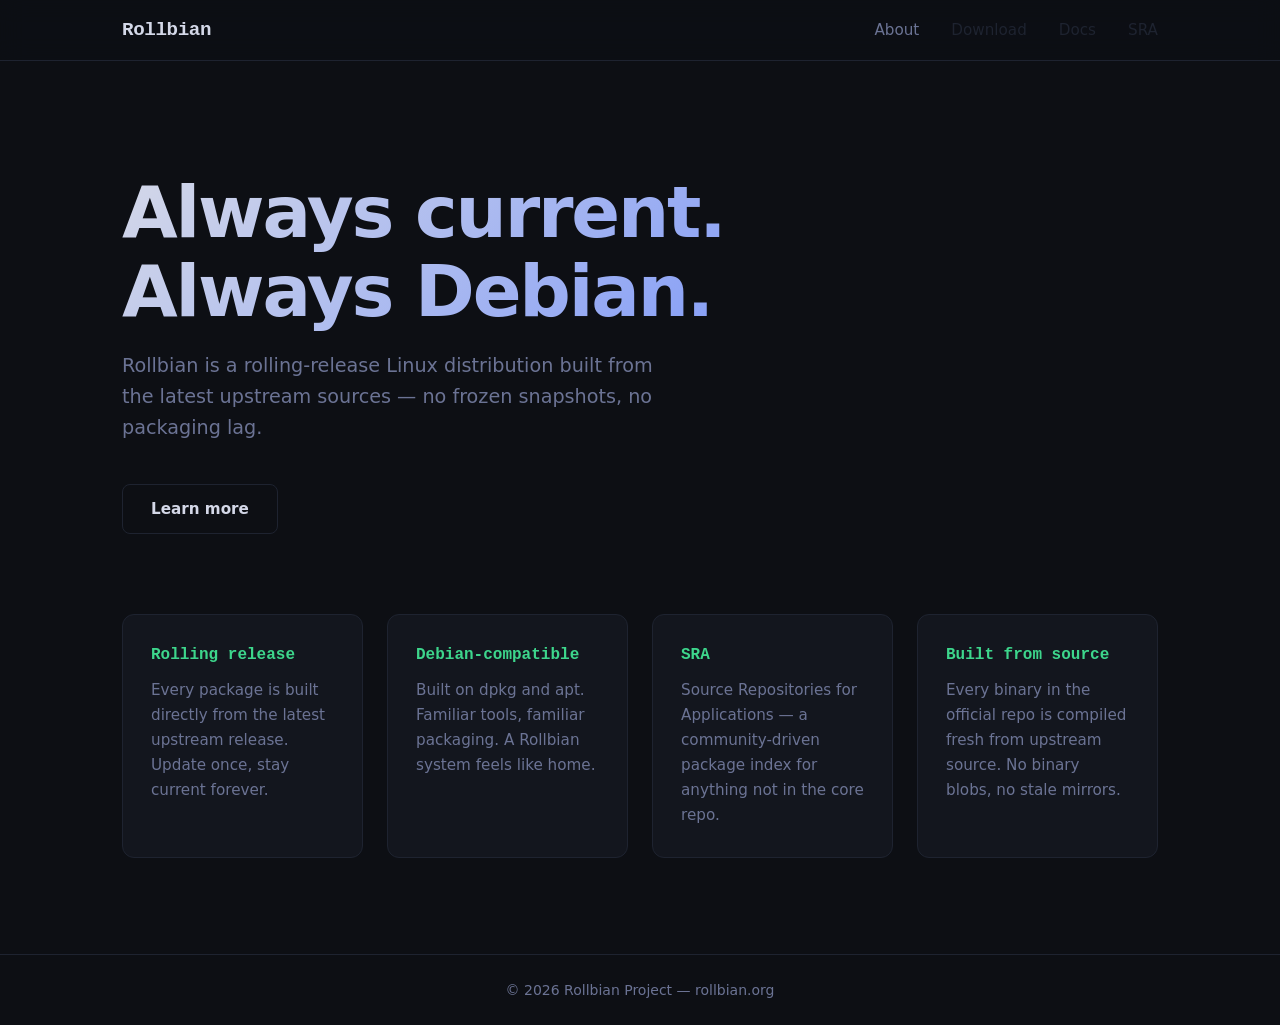
<file: index.html>
<!DOCTYPE html>
<html lang="en">
<head>
    <meta charset="UTF-8">
    <meta name="viewport" content="width=device-width, initial-scale=1.0">
    <title>Rollbian — Rolling Release Debian</title>
    <link rel="stylesheet" href="css/style.css">
</head>
<body>
    <header>
        <nav>
            <a href="/" class="logo">Rollbian</a>
            <ul>
                <li><a href="/about.html">About</a></li>
                <li><span class="nav-soon" title="Coming soon">Download</span></li>
                <li><span class="nav-soon" title="Coming soon">Docs</span></li>
                <li><span class="nav-soon" title="Coming soon">SRA</span></li>
            </ul>
        </nav>
    </header>

    <main>
        <section class="hero">
            <h1>Always current.<br>Always Debian.</h1>
            <p>Rollbian is a rolling-release Linux distribution built from the latest upstream sources — no frozen snapshots, no packaging lag.</p>
            <div class="hero-actions">
                <a href="/about.html" class="btn-secondary">Learn more</a>
            </div>
        </section>

        <section class="features">
            <div class="feature">
                <h2>Rolling release</h2>
                <p>Every package is built directly from the latest upstream release. Update once, stay current forever.</p>
            </div>
            <div class="feature">
                <h2>Debian-compatible</h2>
                <p>Built on dpkg and apt. Familiar tools, familiar packaging. A Rollbian system feels like home.</p>
            </div>
            <div class="feature">
                <h2>SRA</h2>
                <p>Source Repositories for Applications — a community-driven package index for anything not in the core repo.</p>
            </div>
            <div class="feature">
                <h2>Built from source</h2>
                <p>Every binary in the official repo is compiled fresh from upstream source. No binary blobs, no stale mirrors.</p>
            </div>
        </section>
    </main>

    <footer>
        <p>&copy; 2026 Rollbian Project — <a href="https://rollbian.org">rollbian.org</a></p>
    </footer>

    <script src="js/main.js"></script>
</body>
</html>
</file>
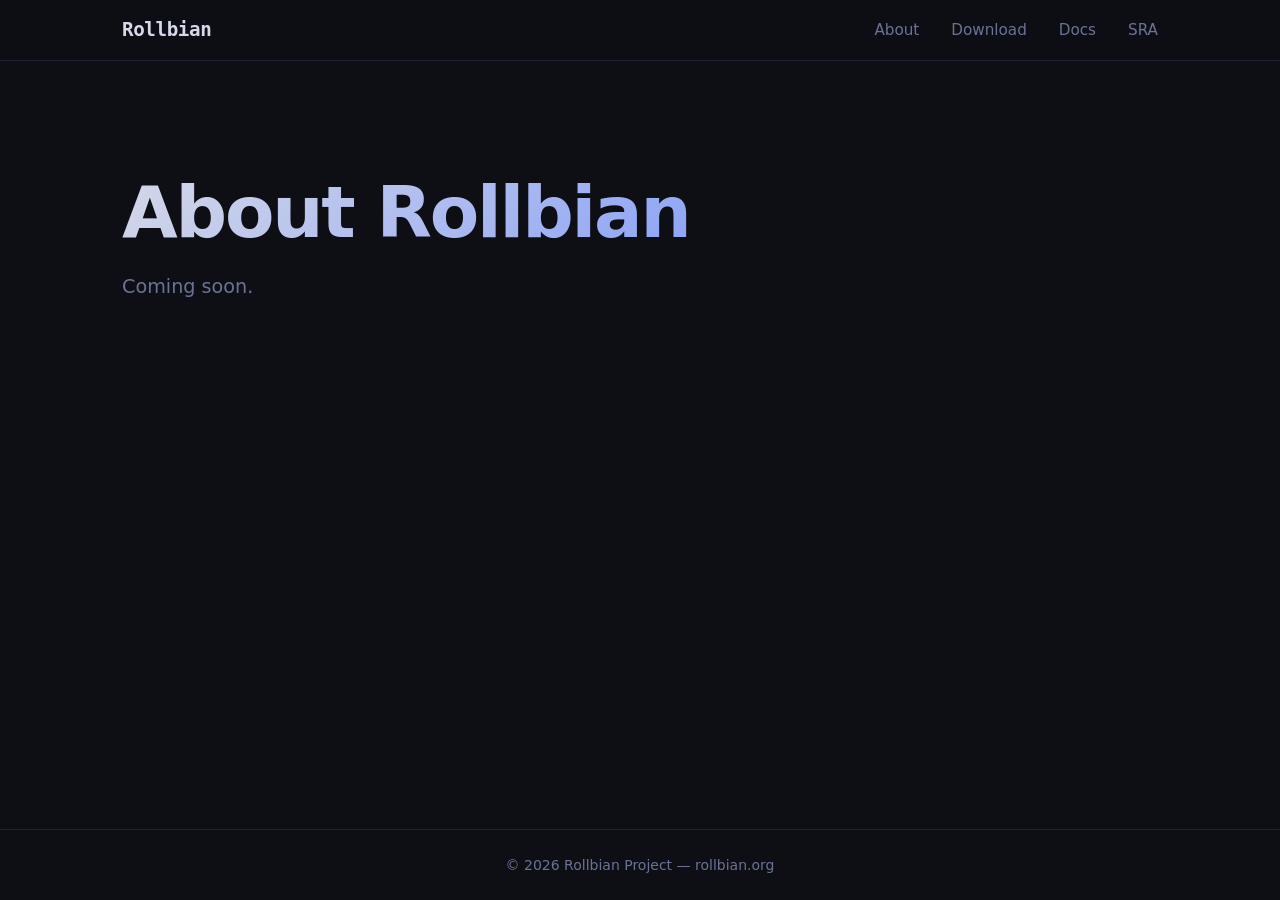
<file: about.html>
<!DOCTYPE html>
<html lang="en">
<head>
    <meta charset="UTF-8">
    <meta name="viewport" content="width=device-width, initial-scale=1.0">
    <title>About — Rollbian</title>
    <link rel="stylesheet" href="css/style.css">
</head>
<body>
    <header>
        <nav>
            <a href="/" class="logo">Rollbian</a>
            <ul>
                <li><a href="/about.html">About</a></li>
                <li><a href="/download.html">Download</a></li>
                <li><a href="/docs.html">Docs</a></li>
                <li><a href="/sra.html">SRA</a></li>
            </ul>
        </nav>
    </header>
    <main>
        <section class="hero">
            <h1>About Rollbian</h1>
            <p>Coming soon.</p>
        </section>
    </main>
    <footer>
        <p>&copy; 2026 Rollbian Project — <a href="https://rollbian.org">rollbian.org</a></p>
    </footer>
    <script src="js/main.js"></script>
</body>
</html>
</file>
<file: css/style.css>
/* ── Reset & base ───────────────────────────────────────────────────────────── */

*, *::before, *::after { box-sizing: border-box; margin: 0; padding: 0; }

:root {
    --bg:        #0d0f14;
    --bg2:       #13161e;
    --border:    #1e2330;
    --text:      #d4d8e8;
    --muted:     #6b7394;
    --accent:    #5b7fff;
    --accent2:   #8b5cf6;
    --green:     #3dd68c;
    --font-mono: "JetBrains Mono", "Fira Code", "Cascadia Code", monospace;
    --font-sans: "Inter", system-ui, sans-serif;
}

html { font-size: 16px; scroll-behavior: smooth; }

body {
    background: var(--bg);
    color: var(--text);
    font-family: var(--font-sans);
    line-height: 1.6;
    min-height: 100vh;
    display: flex;
    flex-direction: column;
}

a { color: var(--accent); text-decoration: none; }
a:hover { text-decoration: underline; }

/* ── Nav ────────────────────────────────────────────────────────────────────── */

header {
    border-bottom: 1px solid var(--border);
    position: sticky;
    top: 0;
    background: rgba(13, 15, 20, 0.9);
    backdrop-filter: blur(12px);
    z-index: 100;
}

nav {
    max-width: 1100px;
    margin: 0 auto;
    padding: 0 2rem;
    height: 60px;
    display: flex;
    align-items: center;
    justify-content: space-between;
}

.logo {
    font-family: var(--font-mono);
    font-size: 1.2rem;
    font-weight: 700;
    color: var(--text);
    letter-spacing: -0.02em;
}

.logo:hover { text-decoration: none; color: var(--accent); }

nav ul {
    list-style: none;
    display: flex;
    gap: 2rem;
}

nav ul a {
    color: var(--muted);
    font-size: 0.95rem;
    transition: color 0.15s;
}

nav ul a:hover { color: var(--text); text-decoration: none; }

.nav-soon {
    color: var(--border);
    font-size: 0.95rem;
    cursor: not-allowed;
    user-select: none;
}

/* ── Hero ───────────────────────────────────────────────────────────────────── */

.hero {
    max-width: 1100px;
    margin: 0 auto;
    padding: 7rem 2rem 5rem;
}

.hero h1 {
    font-size: clamp(2.5rem, 6vw, 4.5rem);
    font-weight: 800;
    line-height: 1.1;
    letter-spacing: -0.03em;
    background: linear-gradient(135deg, var(--text) 0%, var(--accent) 100%);
    -webkit-background-clip: text;
    -webkit-text-fill-color: transparent;
    background-clip: text;
    margin-bottom: 1.25rem;
}

.hero p {
    font-size: 1.2rem;
    color: var(--muted);
    max-width: 560px;
    margin-bottom: 2.5rem;
}

.hero-actions {
    display: flex;
    gap: 1rem;
    flex-wrap: wrap;
}

.btn-primary, .btn-secondary {
    padding: 0.75rem 1.75rem;
    border-radius: 8px;
    font-size: 0.95rem;
    font-weight: 600;
    transition: opacity 0.15s, transform 0.1s;
    display: inline-block;
}

.btn-primary {
    background: var(--accent);
    color: #fff;
}

.btn-secondary {
    background: transparent;
    color: var(--text);
    border: 1px solid var(--border);
}

.btn-primary:hover, .btn-secondary:hover {
    opacity: 0.85;
    text-decoration: none;
    transform: translateY(-1px);
}

/* ── Features ───────────────────────────────────────────────────────────────── */

.features {
    max-width: 1100px;
    margin: 0 auto 6rem;
    padding: 0 2rem;
    display: grid;
    grid-template-columns: repeat(auto-fit, minmax(240px, 1fr));
    gap: 1.5rem;
}

.feature {
    background: var(--bg2);
    border: 1px solid var(--border);
    border-radius: 12px;
    padding: 1.75rem;
}

.feature h2 {
    font-size: 1rem;
    font-weight: 700;
    color: var(--green);
    margin-bottom: 0.6rem;
    font-family: var(--font-mono);
}

.feature p {
    font-size: 0.95rem;
    color: var(--muted);
    line-height: 1.65;
}

/* ── Footer ─────────────────────────────────────────────────────────────────── */

footer {
    margin-top: auto;
    border-top: 1px solid var(--border);
    padding: 1.5rem 2rem;
    text-align: center;
    font-size: 0.875rem;
    color: var(--muted);
}

footer a { color: var(--muted); }
footer a:hover { color: var(--text); }

/* ── Responsive ─────────────────────────────────────────────────────────────── */

@media (max-width: 600px) {
    nav ul { gap: 1.25rem; }
    .hero { padding: 4rem 1.25rem 3rem; }
    .features { padding: 0 1.25rem; }
}
</file>
